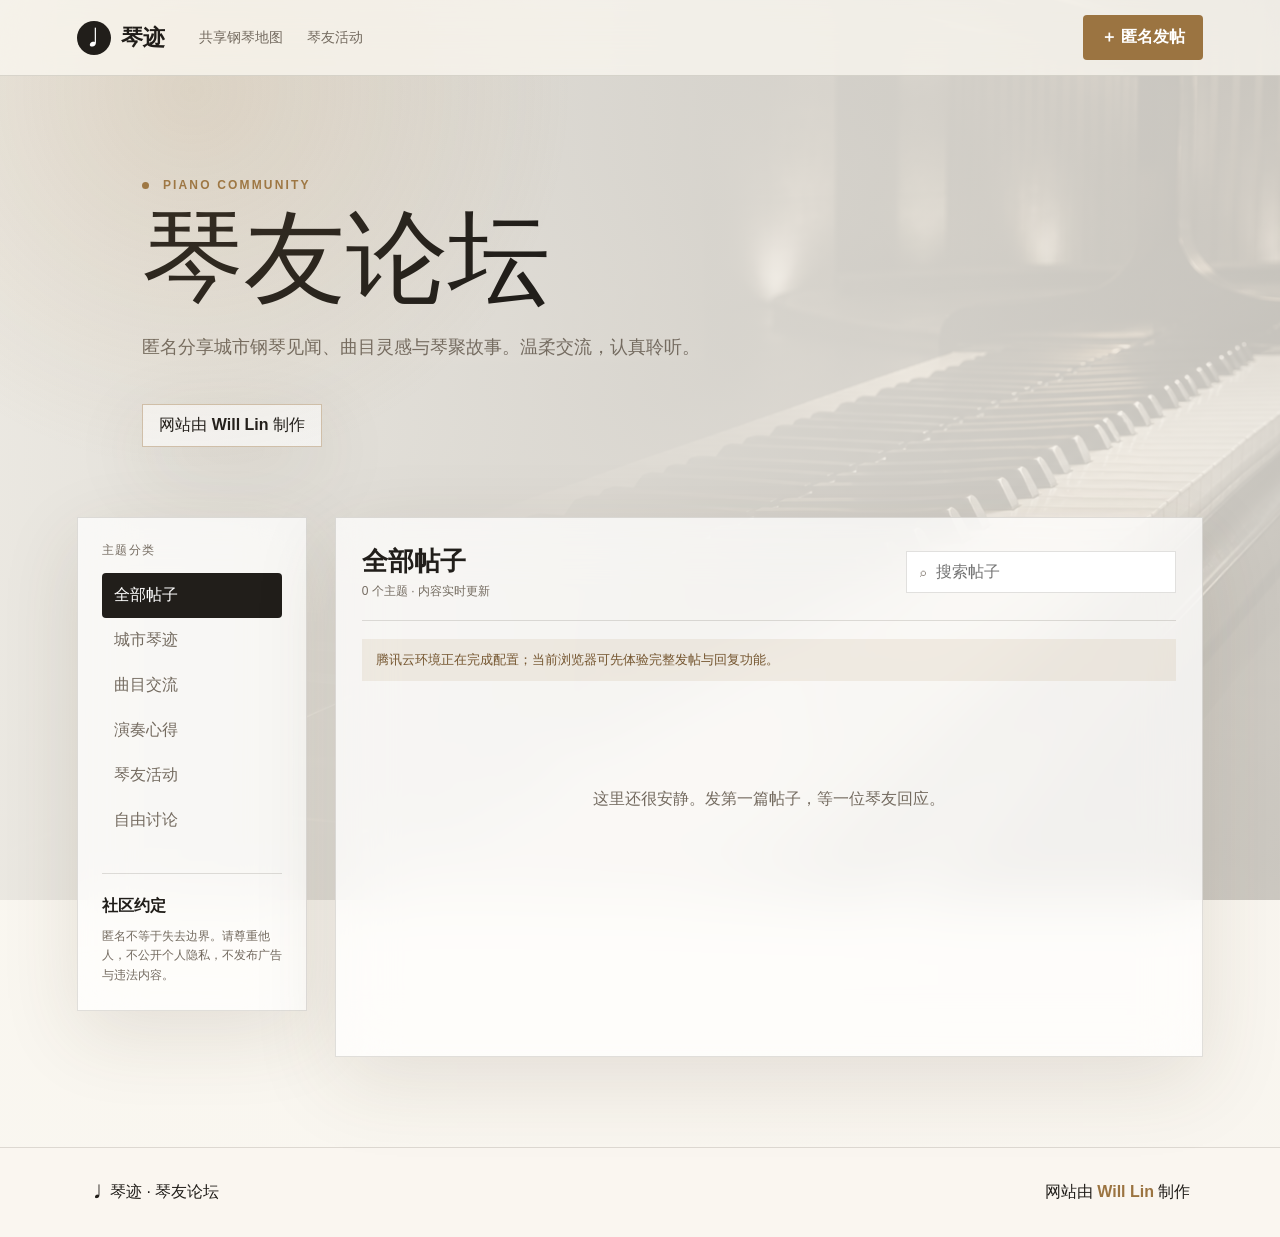
<file: forum/index.html>
<!doctype html>
<html lang="zh-CN">
<head>
  <meta charset="UTF-8">
  <meta name="viewport" content="width=device-width,initial-scale=1">
  <meta name="description" content="琴迹匿名琴友论坛，分享钢琴、曲目与城市琴聚">
  <meta name="author" content="Will Lin">
  <title>琴友论坛｜琴迹</title>
  <link rel="stylesheet" href="style.css?v=20260715-1">
</head>
<body>
  <header class="topbar">
    <a class="brand" href="../"><span>♩</span><b>琴迹</b></a>
    <nav><a href="../">共享钢琴地图</a><a href="../#events">琴友活动</a></nav>
    <button class="newPost" id="openComposer">＋ 匿名发帖</button>
  </header>
  <main>
    <section class="hero">
      <p class="kicker"><i></i> PIANO COMMUNITY</p>
      <h1>琴友论坛</h1>
      <p>匿名分享城市钢琴见闻、曲目灵感与琴聚故事。温柔交流，认真聆听。</p>
      <div class="credit">网站由 <strong>Will Lin</strong> 制作</div>
    </section>
    <section class="board">
      <aside class="categories">
        <p>主题分类</p>
        <button class="active" data-category="全部">全部帖子</button>
        <button data-category="城市琴迹">城市琴迹</button>
        <button data-category="曲目交流">曲目交流</button>
        <button data-category="演奏心得">演奏心得</button>
        <button data-category="琴友活动">琴友活动</button>
        <button data-category="自由讨论">自由讨论</button>
        <div class="rules"><b>社区约定</b><span>匿名不等于失去边界。请尊重他人，不公开个人隐私，不发布广告与违法内容。</span></div>
      </aside>
      <div class="feed">
        <div class="feedHead"><div><b id="feedTitle">全部帖子</b><span id="postCount">正在连接云端…</span></div><label><span>⌕</span><input id="search" placeholder="搜索帖子"></label></div>
        <div id="status" class="status">正在连接琴友云端社区…</div>
        <div id="posts" class="posts"></div>
      </div>
    </section>
  </main>
  <footer><span>♩ 琴迹 · 琴友论坛</span><span>网站由 <strong>Will Lin</strong> 制作</span></footer>

  <div class="modal" id="composer" hidden><div class="dialog"><button class="close" data-close="composer">×</button><p class="kicker">NEW TOPIC</p><h2>匿名发布新帖子</h2><form id="postForm"><label>匿名昵称<input name="nickname" maxlength="18" required placeholder="例如：夜色里的C大调"></label><label>帖子分类<select name="category"><option>城市琴迹</option><option>曲目交流</option><option>演奏心得</option><option>琴友活动</option><option>自由讨论</option></select></label><label>标题<input name="title" maxlength="60" required placeholder="给帖子起一个清晰的标题"></label><label>内容<textarea name="content" maxlength="2000" required placeholder="写下你想和琴友分享的内容…"></textarea></label><button class="primary" type="submit">发布到论坛</button></form></div></div>
  <div class="modal" id="thread" hidden><article class="dialog threadDialog"><button class="close" data-close="thread">×</button><div id="threadBody"></div><div class="replies" id="replies"></div><form id="replyForm"><input type="hidden" name="postId"><label>匿名昵称<input name="nickname" maxlength="18" required placeholder="你的匿名昵称"></label><label>回复内容<textarea name="content" maxlength="800" required placeholder="友善地加入讨论…"></textarea></label><button class="primary" type="submit">发表回复</button></form></article></div>
  <div class="toast" id="toast" hidden></div>
  <script src="https://static.cloudbase.net/cloudbase-js-sdk/2.27.1/cloudbase.full.js"></script>
  <script src="../cloudbase-config.js?v=20260715-1"></script>
  <script src="app.js?v=20260715-1"></script>
</body>
</html>
</file>
<file: forum/style.css>
:root{--ink:#211e1a;--muted:#746b60;--paper:#f5f0e7;--glass:rgba(255,255,255,.72);--gold:#9b7441;--line:rgba(42,35,27,.14);--shadow:0 24px 80px rgba(74,55,34,.12)}*{box-sizing:border-box}html{scroll-behavior:smooth}body{margin:0;color:var(--ink);font-family:Inter,"PingFang SC","Microsoft YaHei",sans-serif;background:linear-gradient(90deg,rgba(249,246,239,.94),rgba(247,243,235,.8)),url('../piano-background.png') center/cover fixed;min-height:100vh}body:before{content:"";position:fixed;inset:0;pointer-events:none;background:radial-gradient(circle at 15% 10%,rgba(180,143,91,.18),transparent 28%)}button,input,textarea,select{font:inherit}.topbar{position:sticky;top:0;z-index:20;height:76px;padding:0 6vw;display:flex;align-items:center;gap:34px;background:rgba(250,247,241,.76);border-bottom:1px solid var(--line);backdrop-filter:blur(24px) saturate(130%)}.brand{display:flex;align-items:center;gap:10px;color:var(--ink);text-decoration:none;font-family:Georgia,"Songti SC",serif;font-size:22px}.brand span{display:grid;place-items:center;width:34px;height:34px;border-radius:50%;color:#fff;background:var(--ink)}nav{display:flex;gap:24px;margin-right:auto}nav a{color:var(--muted);text-decoration:none;font-size:14px}.newPost,.primary{border:0;border-radius:4px;padding:12px 18px;background:var(--gold);color:#fff;font-weight:650;cursor:pointer}.hero{padding:90px 8vw 70px;max-width:1200px;margin:auto}.kicker{font-size:12px;letter-spacing:.18em;color:var(--gold);font-weight:700}.kicker i{display:inline-block;width:7px;height:7px;border-radius:50%;background:var(--gold);margin-right:8px}.hero h1{font:500 clamp(58px,8vw,108px)/.95 Georgia,"Songti SC",serif;margin:18px 0 24px}.hero>p:not(.kicker){max-width:620px;color:var(--muted);font-size:18px;line-height:1.8}.credit{display:inline-block;margin-top:22px;padding:10px 16px;border:1px solid rgba(155,116,65,.4);background:rgba(255,255,255,.58);box-shadow:var(--shadow)}.board{display:grid;grid-template-columns:230px 1fr;gap:28px;margin:0 auto 90px;padding:0 6vw;max-width:1500px}.categories,.feed{border:1px solid var(--line);background:var(--glass);backdrop-filter:blur(28px) saturate(130%);box-shadow:var(--shadow)}.categories{padding:24px;height:max-content;position:sticky;top:100px}.categories>p{margin:0 0 14px;font-size:12px;letter-spacing:.13em;color:var(--muted)}.categories>button{display:block;width:100%;padding:12px;border:0;border-radius:4px;text-align:left;background:transparent;color:var(--muted);cursor:pointer}.categories>button.active{background:var(--ink);color:#fff}.rules{display:grid;gap:10px;margin-top:30px;padding-top:22px;border-top:1px solid var(--line)}.rules span{font-size:12px;line-height:1.65;color:var(--muted)}.feed{min-height:540px;padding:26px}.feedHead{display:flex;justify-content:space-between;align-items:center;gap:20px;padding-bottom:20px;border-bottom:1px solid var(--line)}.feedHead>div{display:grid;gap:4px}.feedHead b{font:600 26px Georgia,"Songti SC",serif}.feedHead span{font-size:12px;color:var(--muted)}.feedHead label{display:flex;align-items:center;gap:8px;width:min(270px,45%);padding:10px 13px;background:#fff;border:1px solid var(--line)}.feedHead input{width:100%;border:0;outline:0;background:transparent}.status{margin:18px 0;padding:12px 14px;background:rgba(155,116,65,.1);color:#74552f;font-size:13px}.status.ok{background:rgba(74,126,92,.1);color:#376347}.status.error{background:rgba(166,73,60,.1);color:#873f34}.posts{display:grid}.post{display:grid;grid-template-columns:52px 1fr auto;gap:17px;padding:22px 4px;border-bottom:1px solid var(--line);cursor:pointer}.post:hover h3{color:var(--gold)}.avatar{width:48px;height:48px;display:grid;place-items:center;border-radius:50%;background:linear-gradient(145deg,#e5d4b9,#f8f3e8);border:1px solid rgba(155,116,65,.24);font:700 18px Georgia;color:#80603a}.post h3{font:600 20px/1.35 Georgia,"Songti SC",serif;margin:2px 0 7px;transition:.2s}.post p{margin:0;color:var(--muted);line-height:1.6;font-size:14px;display:-webkit-box;-webkit-line-clamp:2;-webkit-box-orient:vertical;overflow:hidden}.postMeta,.replyMeta{display:flex;flex-wrap:wrap;gap:10px;margin-top:10px;font-size:12px;color:#8b8175}.category{padding:3px 7px;border:1px solid rgba(155,116,65,.35);color:#80603a}.replyCount{min-width:64px;text-align:right;color:var(--muted);font-size:13px}.empty{text-align:center;padding:90px 20px;color:var(--muted)}footer{display:flex;justify-content:space-between;padding:34px 7vw;border-top:1px solid var(--line);background:rgba(250,247,241,.82)}footer strong{color:var(--gold)}.modal{position:fixed;inset:0;z-index:50;display:grid;place-items:center;padding:20px;background:rgba(32,28,23,.48);backdrop-filter:blur(12px)}.modal[hidden],.toast[hidden]{display:none}.dialog{position:relative;width:min(620px,100%);max-height:90vh;overflow:auto;padding:34px;background:rgba(250,247,241,.98);border:1px solid rgba(255,255,255,.85);box-shadow:0 40px 120px rgba(27,22,17,.38)}.threadDialog{width:min(760px,100%)}.dialog h2{font:600 34px Georgia,"Songti SC",serif;margin:10px 0 24px}.close{position:absolute;right:14px;top:12px;border:0;background:transparent;font-size:28px;cursor:pointer}.dialog form{display:grid;gap:15px}.dialog label{display:grid;gap:7px;font-size:13px;font-weight:650}.dialog input,.dialog select,.dialog textarea{width:100%;padding:12px;border:1px solid rgba(33,30,26,.2);background:#fff}.dialog textarea{min-height:130px;resize:vertical}.threadContent{white-space:pre-wrap;line-height:1.8;color:#4f4942}.replies{display:grid;gap:12px;margin:28px 0}.reply{padding:16px;background:#fff;border:1px solid var(--line)}.reply p{white-space:pre-wrap;line-height:1.7}.toast{position:fixed;right:24px;bottom:24px;z-index:80;padding:14px 20px;color:#fff;background:var(--ink);box-shadow:var(--shadow)}@media(max-width:800px){.topbar{padding:0 16px;height:68px}.topbar nav{display:none}.newPost{margin-left:auto}.hero{padding:65px 20px 45px}.board{grid-template-columns:1fr;padding:0 14px}.categories{position:static;display:flex;gap:7px;overflow:auto;padding:12px}.categories>p,.rules{display:none}.categories>button{white-space:nowrap;width:auto}.feed{padding:18px 14px}.feedHead{align-items:flex-start;flex-direction:column}.feedHead label{width:100%}.post{grid-template-columns:44px 1fr}.avatar{width:40px;height:40px}.replyCount{grid-column:2;text-align:left}footer{gap:14px;flex-direction:column}.dialog{padding:28px 20px}}
</file>
